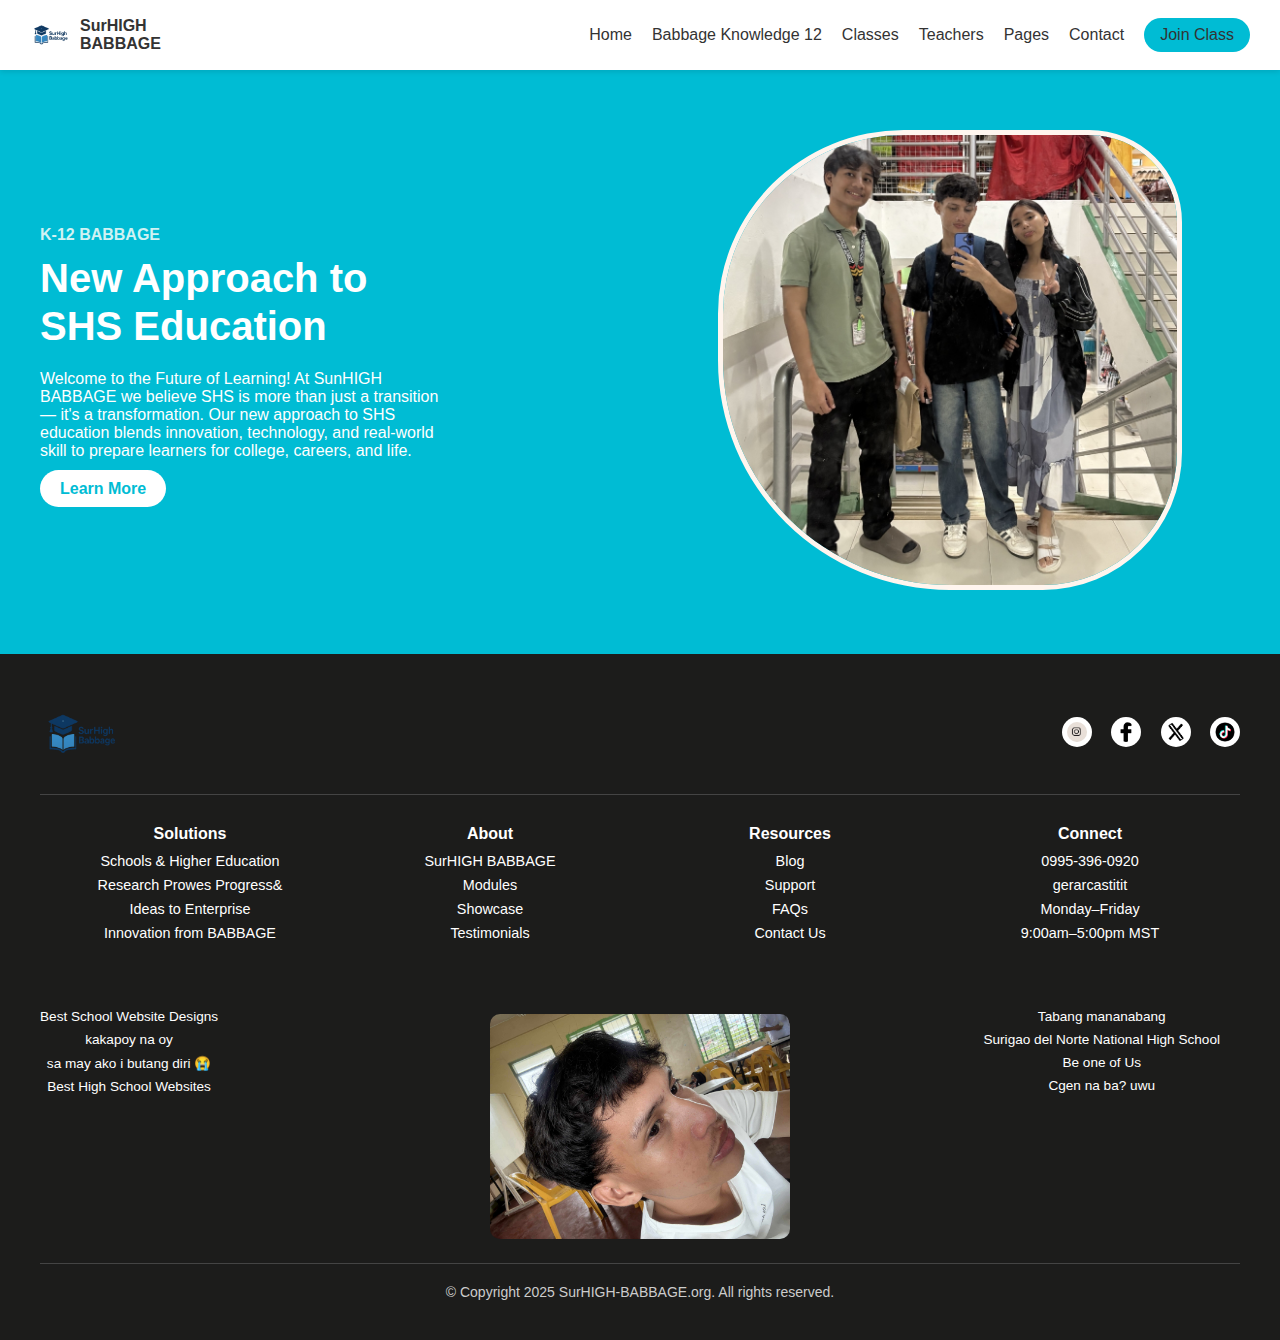
<file: index.html>
<!DOCTYPE html>  <html lang="en">  
<head>  
  <meta charset="UTF-8" />  
  <meta name="viewport" content="width=device-width, initial-scale=1.0"/>  
  <title>SurHIGH BABBAGE</title>  
  <link rel="stylesheet" href="style.css" />  

  <!-- ✅ Header/Nav -->
  <header>
    <div class="navbar">
      <div class="nav-left">
        <img src="logo.png" alt="Logo" style="height: 40px;">
        <span style="margin-left: 10px; font-weight: bold;">SurHIGH <br> BABBAGE</span>
      </div>
      
      <div class="nav-right">
        <a href="index.html">Home</a>
        <a href="rex.html">Babbage Knowledge 12</a>
        <a href="classes">Classes</a>
        <a href="teachers">Teachers</a>
        <a href="pages">Pages</a>
        <a href="contact">Contact</a>
        <a href="log-in" class="join-btn">Join Class</a>
      </div>
    </div>
  </header>

  <!-- ✅ Hero Section -->
  <section class="hero">
    <div class="hero-text">
      <h4>K-12 BABBAGE</h4>
      <h1>New Approach to <br> SHS Education</h1>
      <p>
        Welcome to the Future of Learning! At SunHIGH BABBAGE we believe SHS is more than just a transition — 
        it's a transformation. Our new approach to SHS education blends innovation, technology, and real-world skill 
        to prepare learners for college, careers, and life.
      </p>
      <a href="learnmore" class="btn">Learn More</a>
    </div>
    <div class="hero-img">
      <img src="hehe.jpg" alt="Students" />
    </div>
  </section>




  <!-- ✅ Footer -->
  <footer class="site-footer">
    <div class="footer-container">
      <div class="footer-logo-social">
        <img src="logo.png" alt="Logo" class="footer-logo" />
        <div class="social-icons">
          <a href="#"><img src="ig.jpeg" alt="Instagram"></a>
          <a href="#"><img src="fb.png" alt="Facebook"></a>
          <a href="#"><img src="x.png" alt="X"></a>
          <a href="#"><img src="tiktok.png" alt="TikTok"></a>
        </div>
      </div>

      <hr />

      <div class="footer-sections">
        <div class="section">
          <h4>Solutions</h4>
          <ul>
            <li>Schools & Higher Education</li>
            <li>Research Prowes Progress&</li>
            <li>Ideas to Enterprise</li>
            <li>Innovation from BABBAGE</li>
          </ul>
        </div>

        <div class="section">
          <h4>About</h4>
          <ul>
            <li>SurHIGH BABBAGE</li>
            <li>Modules</li>
            <li>Showcase</li>
            <li>Testimonials</li>
          </ul>
        </div>

        <div class="section">
          <h4>Resources</h4>
          <ul>
            <li>Blog</li>
            <li>Support</li>
            <li>FAQs</li>
            <li>Contact Us</li>
          </ul>
        </div>

        <div class="section">
          <h4>Connect</h4>
          <ul>
            <li>0995-396-0920</li>
            <li><a href="https://www.facebook.com/share/1CEzZ3qLNJ/">gerarcastitit</a></li>
            <li>Monday–Friday</li>
            <li>9:00am–5:00pm MST</li>
          </ul>
        </div>
      </div>

      <div class="footer-bottom">
        <div class="top-resources">
          <div>
            <ul>
              <li>Best School Website Designs</li>
              <li>kakapoy na oy</li>
              <li>sa may ako i butang diri 😭</li>
              <li>Best High School Websites</li>
            </ul>
          </div>
          <div>
            <ul>
              <li>Tabang mananabang</li>
              <li>Surigao del Norte National High School</li>
              <li>Be one of Us</li>
              <li>Cgen na ba? uwu</li>
            </ul>
          </div>
        </div>

        <div class="footer-center-image">
          <img src="pogi.jpeg" alt="Footer Image">
        </div>

        <hr />
        <p class="copyright">© Copyright 2025 SurHIGH-BABBAGE.org. All rights reserved.</p>
      </div>
</file>
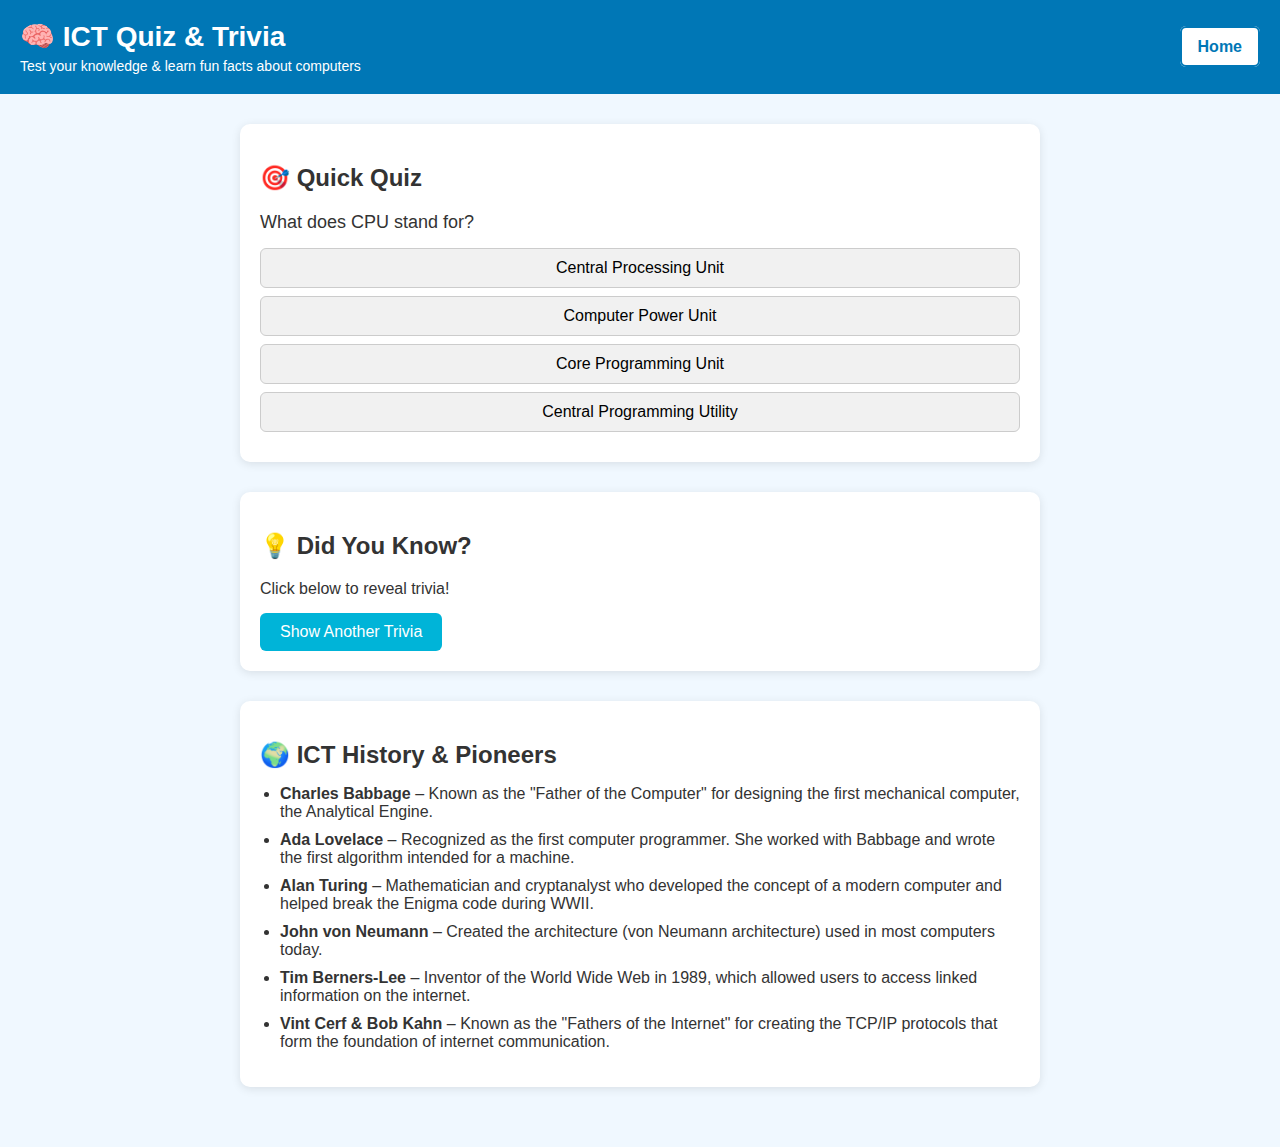
<file: gamesrex/index.html>
<!DOCTYPE html>
<html lang="en">
<head>
  <meta charset="UTF-8" />
  <meta name="viewport" content="width=device-width, initial-scale=1.0"/>
  <title>ICT Quiz & Trivia | SunHIGH</title>
  <style>
    body {
      font-family: 'Segoe UI', sans-serif;
      margin: 0;
      padding: 0;
      background-color: #f0f8ff;
      color: #333;
    }

    header {
      background-color: #0077b6;
      color: white;
      padding: 20px;
    }

    header .header-container {
      display: flex;
      justify-content: space-between;
      align-items: center;
      flex-wrap: wrap;
    }

    header h1 {
      margin: 0;
      font-size: 28px;
    }

    header p {
      margin: 5px 0 0 0;
      font-size: 14px;
    }

    .home-btn {
      background-color: white;
      color: #0077b6;
      padding: 10px 16px;
      border-radius: 6px;
      text-decoration: none;
      font-weight: bold;
      border: 2px solid #0077b6;
      transition: 0.3s;
    }

    .home-btn:hover {
      background-color: #0077b6;
      color: white;
    }

    main {
      padding: 30px 20px;
      max-width: 800px;
      margin: auto;
    }

    .quiz, .trivia, .history {
      background: white;
      padding: 20px;
      border-radius: 10px;
      margin-bottom: 30px;
      box-shadow: 0 2px 10px rgba(0, 0, 0, 0.1);
    }

    .question {
      font-size: 18px;
      margin-bottom: 15px;
    }

    .options button {
      display: block;
      margin: 8px 0;
      padding: 10px 16px;
      width: 100%;
      font-size: 16px;
      border: 1px solid #ccc;
      border-radius: 6px;
      background-color: #f1f1f1;
      cursor: pointer;
    }

    .options button:hover {
      background-color: #e0f0ff;
    }

    .feedback {
      margin-top: 10px;
      font-weight: bold;
    }

    .trivia-text {
      font-size: 16px;
      margin-bottom: 15px;
    }

    .btn {
      padding: 10px 20px;
      background-color: #00b4d8;
      color: white;
      border: none;
      border-radius: 6px;
      font-size: 16px;
      cursor: pointer;
    }

    .btn:hover {
      background-color: #0077b6;
    }

    .history h2 {
      margin-bottom: 15px;
    }

    .history ul {
      padding-left: 20px;
    }

    .history li {
      font-size: 16px;
      margin-bottom: 10px;
    }
  </style>
</head>
<body>

  <!-- HEADER with HOME BUTTON -->
  <header>
    <div class="header-container">
      <div>
        <h1>🧠 ICT Quiz & Trivia</h1>
        <p>Test your knowledge & learn fun facts about computers</p>
      </div>
      <div>
        <a href="index.html" class="home-btn"> Home</a>
      </div>
    </div>
  </header>

  <main>
    <!-- Quiz Section -->
    <section class="quiz">
      <h2>🎯 Quick Quiz</h2>
      <div class="question" id="question">Loading question...</div>
      <div class="options" id="options"></div>
      <div class="feedback" id="feedback"></div>
    </section>

    <!-- Trivia Section -->
    <section class="trivia">
      <h2>💡 Did You Know?</h2>
      <p class="trivia-text" id="trivia-text">Click below to reveal trivia!</p>
      <button class="btn" onclick="showTrivia()">Show Another Trivia</button>
    </section>

    <!-- ICT History Section -->
    <section class="history">
      <h2>🌍 ICT History & Pioneers</h2>
      <ul>
        <li><strong>Charles Babbage</strong> – Known as the "Father of the Computer" for designing the first mechanical computer, the Analytical Engine.</li>
        <li><strong>Ada Lovelace</strong> – Recognized as the first computer programmer. She worked with Babbage and wrote the first algorithm intended for a machine.</li>
        <li><strong>Alan Turing</strong> – Mathematician and cryptanalyst who developed the concept of a modern computer and helped break the Enigma code during WWII.</li>
        <li><strong>John von Neumann</strong> – Created the architecture (von Neumann architecture) used in most computers today.</li>
        <li><strong>Tim Berners-Lee</strong> – Inventor of the World Wide Web in 1989, which allowed users to access linked information on the internet.</li>
        <li><strong>Vint Cerf & Bob Kahn</strong> – Known as the "Fathers of the Internet" for creating the TCP/IP protocols that form the foundation of internet communication.</li>
      </ul>
    </section>
  </main>

  <!-- JavaScript -->
  <script>
    const quizData = [
      {
        question: "What does CPU stand for?",
        options: ["Central Processing Unit", "Computer Power Unit", "Core Programming Unit", "Central Programming Utility"],
        answer: "Central Processing Unit"
      },
      {
        question: "Which of the following is an output device?",
        options: ["Mouse", "Keyboard", "Monitor", "Scanner"],
        answer: "Monitor"
      },
      {
        question: "What is the brain of the computer?",
        options: ["RAM", "Hard Drive", "CPU", "GPU"],
        answer: "CPU"
      },
      {
        question: "Which storage device is fastest?",
        options: ["Hard Disk Drive", "DVD", "SSD", "Floppy Disk"],
        answer: "SSD"
      }
    ];

    const triviaFacts = [
      "The first computer virus was called the Creeper (1971).",
      "The first 1GB hard drive weighed over 500 pounds.",
      "There are more possible iterations of a game of chess than atoms in the universe.",
      "TYPEWRITER is the longest word you can type using only the top row of a keyboard.",
      "The first computer mouse was made of wood.",
      "Email existed before the World Wide Web.",
      "The password for the first ever computer system was '123'."
    ];

    let currentQuestionIndex = 0;

    function loadQuestion() {
      const q = quizData[currentQuestionIndex];
      document.getElementById("question").innerText = q.question;

      const optionsContainer = document.getElementById("options");
      optionsContainer.innerHTML = "";

      q.options.forEach(option => {
        const btn = document.createElement("button");
        btn.innerText = option;
        btn.onclick = () => checkAnswer(option, q.answer);
        optionsContainer.appendChild(btn);
      });

      document.getElementById("feedback").innerText = "";
    }

    function checkAnswer(selected, correct) {
      const feedback = document.getElementById("feedback");
      if (selected === correct) {
        feedback.innerText = "✅ Correct!";
        feedback.style.color = "green";
      } else {
        feedback.innerText = `❌ Incorrect. The correct answer is "${correct}".`;
        feedback.style.color = "red";
      }

      // Load next question after short delay
      setTimeout(() => {
        currentQuestionIndex = (currentQuestionIndex + 1) % quizData.length;
        loadQuestion();
      }, 2000);
    }

    function showTrivia() {
      const randomIndex = Math.floor(Math.random() * triviaFacts.length);
      document.getElementById("trivia-text").innerText = triviaFacts[randomIndex];
    }

    // Load first question on page load
    loadQuestion();
  </script>

</body>
</html>
</file>
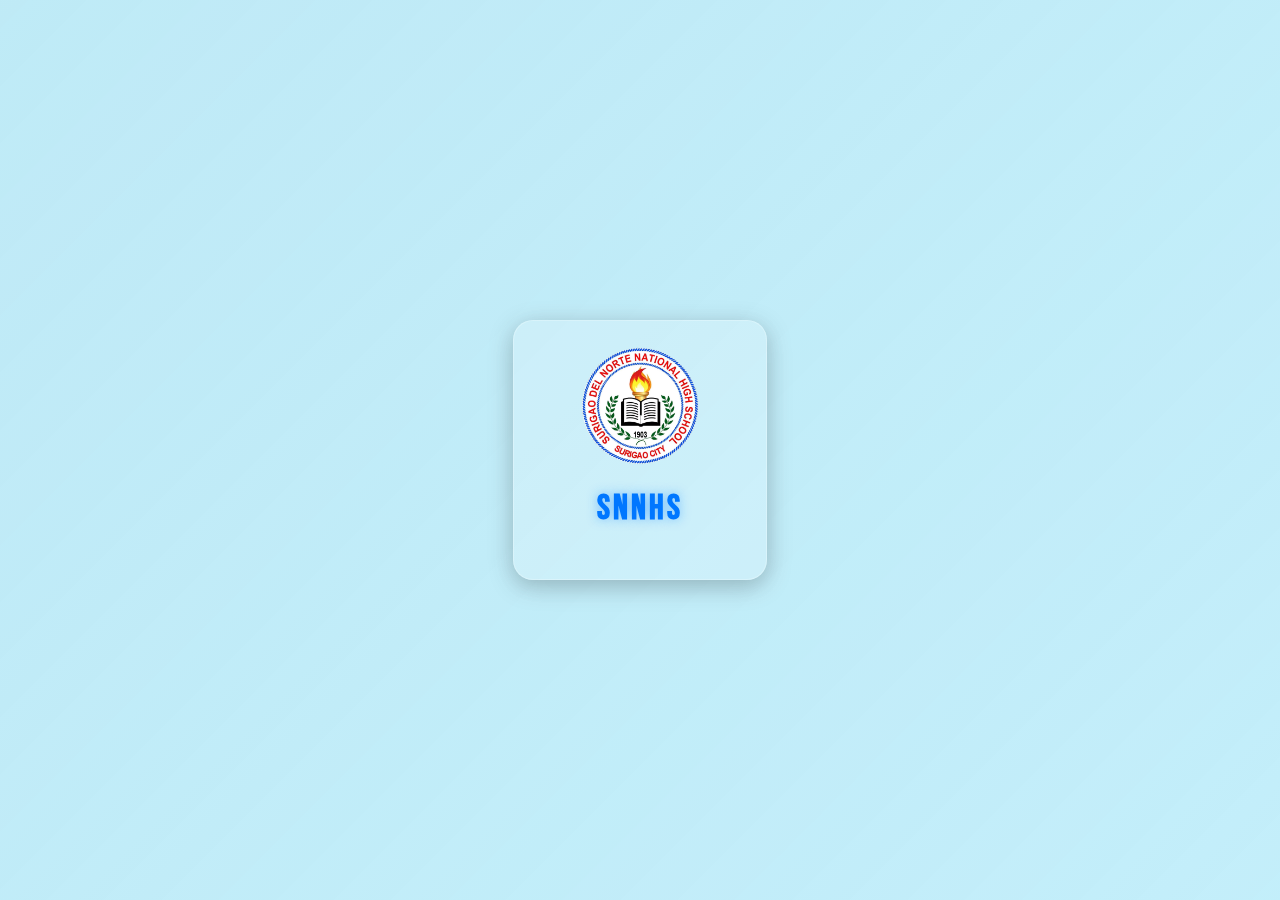
<file: preloader/index.html>
<!DOCTYPE html>
<html lang="en">
<head>
<meta charset="UTF-8">
<meta name="viewport" content="width=device-width, initial-scale=1.0">
<title>E-Tutor Learning Portal</title>

<link href="https://fonts.googleapis.com/css2?family=Poppins:wght@400;600&family=Bebas+Neue&display=swap" rel="stylesheet">
<link rel="stylesheet" href="style.css">
</head>
<body>

<div id="preloader">
    <div class="glass">
        <div class="logo-wrap">
            <img src="snnhs.png" alt="E-Tutor Logo" id="preloader-logo">
            <h2 class="school-name">SNNHS</h2>
        </div>
    </div>
</div>

<div id="main-content" style="display:none;">
    <h1 class="welcome animate-text">
        Welcome to <span>E-Tutor Learning Portal</span>
    </h1>
</div>

<script src="main.js"></script>
</body>
</html>
</file>
<file: style.css>
* {
  margin: 0;
  padding: 0;
  box-sizing: border-box;
}

body {
  font-family: Arial, sans-serif;
  background-color: #ffffff;
  color: #333;
}

header {
  position: sticky;
  top: 0;
  z-index: 1000;
  background-color: white;
  box-shadow: 0 2px 5px rgba(0, 0, 0, 0.1);
}

.navbar {
  display: flex;
  justify-content: space-between;
  align-items: center;
  padding: 15px 30px;
  background-color: white;
  flex-wrap: wrap;
  z-index: 1001;
}


.nav-left {
  display: flex;
  align-items: center;
}

.nav-right {
  display: flex;
  gap: 20px;
  align-items: center;
  flex-wrap: wrap;
}

.navbar a {
  text-decoration: none;
  color: #333;
  font-weight: 500;
}

.navbar a:hover {
  color: #00bcd4;
}

.join-btn {
  background-color: #00bcd4;
  color: #fff;
  padding: 8px 16px;
  border-radius: 20px;
  text-decoration: none;
  font-weight: bold;
}

/* ✅ Responsive Nav */
@media (max-width: 768px) {
  .navbar {
    flex-direction: column;
    align-items: flex-start;
  }

  .nav-right {
    width: 100%;
    justify-content: flex-end;
    margin-top: 10px;
  }
}

/* ✅ Hero Section */
.hero {
  display: flex;
  flex-wrap: wrap;
  padding: 40px 20px;
  background-color: #00bcd4;
  color: white;
  justify-content: space-between;
  align-items: center;
}

.hero-text {
  flex: 1 1 300px;
  padding: 20px;
}

.hero-text h4 {
  font-size: 1rem;
  margin-bottom: 10px;
  color: #d0f2f3;
}

.hero-text h1 {
  font-size: 2.5rem;
  margin-bottom: 20px;
  line-height: 1.2;
}

.hero-text p {
  margin-bottom: 20px;
  max-width: 400px;
}

.btn {
  background-color: #fff;
  color: #00bcd4;
  padding: 10px 20px;
  border-radius: 25px;
  text-decoration: none;
  font-weight: bold;
}

.hero-img {
  flex: 1 1 300px;
  text-align: center;
  padding: 20px;
}

.hero-img img {
  width: 80%;
  border-radius: 40% 20% 30% 50%;
  border: 5px solid seashell;
}

/* ✅ Footer */
.site-footer {
  background-color: #1c1c1b;
  color: #fff;
  font-family: Arial, sans-serif;
  padding: 40px 20px;
}

.footer-container {
  max-width: 1200px;
  margin: auto;
}

.footer-logo-social {
  display: flex;
  justify-content: space-between;
  align-items: center;
  flex-wrap: wrap;
}

.footer-logo {
  height: 80px;
}

.social-icons img {
  height: 30px;
  width: 30px;
  margin-left: 15px;
  border-radius: 50%;
  background-color: white;
  padding: 5px;
}

.footer-sections {
  display: flex;
  flex-wrap: wrap;
  justify-content: space-between;
  margin: 30px 0;
}

.footer-sections .section {
  flex: 1 1 200px;
  margin-bottom: 30px;
}

.footer-sections h4 {
  font-size: 1rem;
  margin-bottom: 10px;
}

.footer-sections ul {
  list-style: none;
  padding: 0;
  margin: 0;
}

.footer-sections ul li {
  margin-bottom: 8px;
  font-size: 0.9rem;
}

.footer-bottom {
  margin-top: 20px;
}

.top-resources {
  display: flex;
  justify-content: space-between;
  flex-wrap: wrap;
}

.top-resources ul {
  list-style: none;
  padding: 0;
  margin: 0 20px 20px 0;
}

.top-resources ul li {
  margin-bottom: 8px;
  font-size: 0.85rem;
}

.footer-center-image {
  text-align: center;
  margin-top: -100px;
  margin-bottom: 20px;
}

.footer-center-image img {
  width: 300px;
  height: auto;
  border-radius: 10px;
}

hr {
  border: none;
  border-top: 1px solid #444;
  margin: 20px 0;
}

a {
  color: #fff;
  text-decoration: none;
}

a:hover {
  text-decoration: underline;
}

footer {
  background-color: #111;
  padding: 20px 0;
  color: white;
  text-align: center;
}

.copyright {
  font-size: 14px;
  color: #ccc;
}

@media (max-width: 768px) {
  .footer-sections,
  .top-resources {
    flex-direction: column;
  }

  .footer-logo-social {
    flex-direction: column;
    align-items: flex-start;
  }

  .social-icons {
    margin-top: 15px;
  }
}

@media (max-width: 768px) {
  .navbar {
    flex-direction: column;
    align-items: flex-start;
    padding: 10px 15px;
  }
  
  .nav-left {
    flex-direction: row;
    align-items: center;
    margin-bottom: 10px;
  }
  
  .nav-left span {
    font-size: 14px;
    line-height: 1.2;
  }
  
  .nav-right {
    flex-direction: column;
    align-items: flex-start;
    gap: 10px;
    width: 100%;
  }
  
  .nav-right a {
    font-size: 14px;
  }
  
  .join-btn {
    font-size: 14px;
    padding: 6px 14px;
  }
  
  .navbar img {
    height: 30px;
  }
@media (max-width: 768px) {
  .navbar {
    flex-direction: column;
    align-items: center;
    padding: 8px 12px;
  }
  
  .nav-left {
    flex-direction: row;
    justify-content: center;
    align-items: center;
    width: 100%;
    margin-bottom: 5px;
  }
  
  .nav-left img {
    height: 28px;
  }
  
  .nav-left span {
    font-size: 11px;
    text-align: center;
    line-height: 1.1;
  }
  
  .nav-right {
    flex-direction: column;
    align-items: center;
    gap: 6px;
    width: 100%;
  }
  
  .nav-right a {
    font-size: 13px;
    padding: 4px 0;
  }
  
  .join-btn {
    font-size: 12px;
    padding: 6px 14px;
  }
}@media (max-width: 768px) {
  #mobileHeader {
    display: flex;
    justify-content: space-between;
    align-items: center;
    background: white;
    padding: 15px 20px;
    position: sticky;
    top: 0;
    z-index: 999;
    transition: all 0.3s ease;
    box-shadow: 0 1px 5px rgba(0,0,0,0.1);
  }

  #mobileHeader.shrink {
    padding: 8px 15px;
  }

  .logo-container {
    display: flex;
    align-items: center;
    gap: 10px;
  }

  .logo {
    height: 30px;
  }

  .site-name {
    font-weight: bold;
    font-size: 16px;
  }

  .menu-icon {
    font-size: 22px;
    cursor: pointer;
  }

  #sidebar {
    position: fixed;
    left: -100%;
    top: 0;
    width: 250px;
    height: 100%;
    background-color: #fff;
    box-shadow: 2px 0 10px rgba(0,0,0,0.2);
    transition: left 0.3s ease;
    z-index: 1000;
    padding: 20px;
  }

  #sidebar ul {
    list-style: none;
    margin-top: 50px;
  }

  #sidebar ul li {
    margin-bottom: 20px;
  }

  #sidebar ul li a {
    text-decoration: none;
    font-size: 18px;
    color: #000;
  }

  .overlay {
    position: fixed;
    top: 0;
    left: 0;
    width: 100%;
    height: 100%;
    background: rgba(0,0,0,0.4);
    display: none;
    z-index: 999;
  }
}

/* Hide mobile nav on desktop */
@media (min-width: 769px) {
  #mobileHeader,
  #sidebar,
  .overlay {
    display: none !important;
  }
</file>
<file: preloader/style.css>
/* -------- Page base -------- */
body{
    margin:0;
    font-family:'Poppins',sans-serif;
    background:#d9f1ff;
}

/* Full-screen blur layer */
#preloader{
    position:fixed;
    inset:0;
    background:linear-gradient(135deg,
        rgba(173,216,230,0.35),
        rgba(173,216,230,0.2));
    backdrop-filter:blur(25px) saturate(180%);
    -webkit-backdrop-filter:blur(25px) saturate(180%);
    display:flex;
    justify-content:center;
    align-items:center;
    z-index:9999;
}

/* Liquid glass box */
.glass{
    display:inline-block;
    background:rgba(255,255,255,0.18);
    border-radius:20px;
    border:1px solid rgba(255,255,255,0.25);
    box-shadow:0 6px 24px rgba(0,0,0,0.25);
    padding:20px 26px;
    text-align:center;
}

.logo-wrap{
    display:flex;
    flex-direction:column;
    align-items:center;
}

#preloader-logo{
    max-width:200px;
    width:65%;
    height:auto;
    animation:zoomLogo 3s ease-in-out infinite;
}
@keyframes zoomLogo{
    0%,100%{transform:scale(1);}
    50%{transform:scale(1.08);}
}

.school-name{
    margin-top:16px;
    font-family:'Bebas Neue',cursive;
    font-size:2.2rem;
    color:#0077ff;
    letter-spacing:3px;
    text-shadow:0 0 12px rgba(0,119,255,0.45);
}

/* -------- Main content -------- */
#main-content{
    display:flex;
    justify-content:center;
    align-items:center;
    text-align:center;
    height:100vh;
    padding:0 10px;
}
.welcome{
    font-size:2.4rem;
    color:#222;
    font-weight:600;
    max-width:90%;
}
.welcome span{color:#0077ff;}

@media(max-width:600px){
    .welcome{font-size:1.8rem;}
    .school-name{font-size:1.9rem;}
}

/* -------- Welcome animations -------- */
.zoom-in{
    animation:welcomeIn 0.8s ease forwards;
}
@keyframes welcomeIn{
    0%   {opacity:0;transform:scale(0.8);}
    100% {opacity:1;transform:scale(1);}
}

.fade-out{
    animation:welcomeOut 1.2s ease forwards;
}
@keyframes welcomeOut{
    0%   {opacity:1;transform:scale(1);}
    100% {opacity:0;transform:scale(0.9);}
}
</file>
